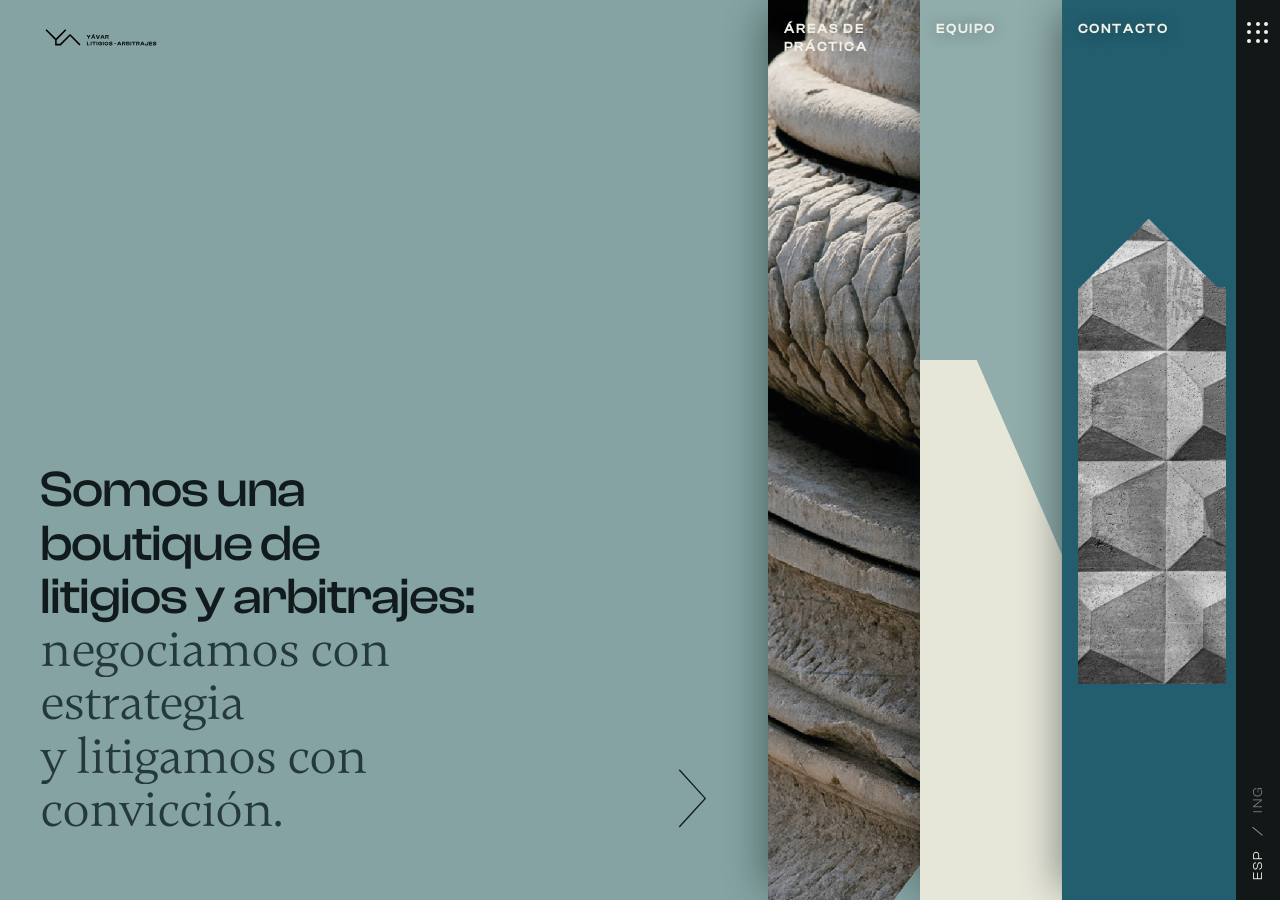
<file: index.html>
<!DOCTYPE html>
<html lang="es" data-lang="es">
<head>
<meta charset="utf-8">
<meta name="viewport" content="width=device-width, initial-scale=1">
<title>YLA — Yávar · Litigios y Arbitrajes</title>
<link rel="stylesheet" href="assets/css/yla.css">
<style>
/* ============ HOME ============ */
.hero{position:fixed;inset:0;overflow:hidden;background:var(--sage)}

/* ----- left: headline ----- */
.hero-left{
  position:absolute;left:0;top:0;bottom:0;width:60%;
  display:flex;flex-direction:row;align-items:flex-end;justify-content:space-between;gap:clamp(24px,4vw,64px);
  padding:20px var(--pad) clamp(40px,7vh,90px);
}
.phrases{position:relative;flex:0 0 auto}
.phrase{
  position:absolute;left:0;bottom:0;width:100%;pointer-events:none;
}
.phrase.show{position:relative;pointer-events:auto}
.phrase h1{
  font-weight:500;
  font-size:clamp(27px,4vw,61px);
  line-height:1.02;
  letter-spacing:-.018em;
  color:var(--ink);
  max-width:13ch;
}
.line{display:block;overflow:hidden;padding-bottom:.02em}
.line > span{display:block;transform:translateY(118%);opacity:0;
  transition:transform 1.15s cubic-bezier(.22,1,.36,1),opacity .9s ease}
.phrase.show .line > span{transform:translateY(0);opacity:1}
.phrase.leaving .line > span{transform:translateY(-118%);opacity:0;
  transition:transform .9s cubic-bezier(.22,1,.36,1),opacity .55s ease}
.phrase.show .line:nth-child(1) > span{transition-delay:.05s}
.phrase.show .line:nth-child(2) > span{transition-delay:.12s}
.phrase.show .line:nth-child(3) > span{transition-delay:.19s}
.phrase.show .line:nth-child(4) > span{transition-delay:.26s}
.phrase.show .line:nth-child(5) > span{transition-delay:.33s}
.phrase.show .line:nth-child(6) > span{transition-delay:.4s}
.phrase.show .line:nth-child(7) > span{transition-delay:.47s}
.phrase h1 em{color:var(--ink-soft)}
/* frase larga: cuerpo algo menor y líneas más anchas para que quepa completa */
.phrase.p-long h1{font-size:clamp(21px,3vw,45px);max-width:28ch}

/* advance control — thin chevron only */
.advance{display:flex;align-items:center;flex:0 0 auto}
.adv-btn{
  width:clamp(48px,4.4vw,72px);height:clamp(60px,6vw,96px);
  display:flex;align-items:center;justify-content:flex-start;color:var(--ink);
  transition:transform .5s var(--ease);
}
.adv-btn:hover{transform:translateX(9px)}
.adv-btn svg{height:100%;width:auto;overflow:visible}
.adv-btn svg path{stroke:currentColor;stroke-width:1.3;fill:none;vector-effect:non-scaling-stroke;stroke-linecap:square;stroke-linejoin:miter}

/* ----- right: column gateway ----- */
.hero-right{
  position:absolute;right:0;top:0;bottom:0;width:40%;
  display:flex;
}
.col{position:relative;overflow:hidden;display:block;flex:1 1 0;
  transition:flex-grow .85s cubic-bezier(.22,1,.36,1),margin-left .85s cubic-bezier(.22,1,.36,1),box-shadow .85s cubic-bezier(.22,1,.36,1)}
/* z-index creciente: cada card se apila sobre la anterior */
.col-areas{flex:1.07;z-index:1}
.col-equipo{flex:1;background:var(--sage-soft);z-index:2}
.col-contacto{flex:1.23;background:var(--petrol);z-index:3}
.col-rail{flex:0 0 var(--rail);background:var(--night);z-index:4}
/* sombra a la izquierda = se ve que una está sobre la otra */
.hero-right .col{box-shadow:-16px 0 36px -12px rgba(8,14,14,.42)}
/* hover: la card se abre — sube al frente, se ensancha (muestra más contenido) y se desplaza a la izquierda.
   Se usa margin-left negativo (no transform) para que el layout se reacomode y NO quede franja de fondo a la derecha */
.intro-done .hero-right .col:hover{flex-grow:2.4;margin-left:-26px;z-index:20;
  box-shadow:-30px 0 64px -10px rgba(8,14,14,.55)}

.col-media{position:absolute;left:-4%;right:-4%;top:-12%;bottom:-12%;transition:transform 1.3s var(--ease)}
.col-media-inner{position:absolute;inset:0;animation:drift 17s var(--ease-soft) infinite alternate}
.col-contacto .col-media-inner{animation-duration:21s;animation-direction:alternate-reverse}
@keyframes drift{from{transform:translateY(-2.5%)}to{transform:translateY(2.5%)}}
.col-media img{position:absolute;inset:0;width:100%;height:100%;object-fit:cover}

/* equipo cream parallelogram, anchored bottom */
.para{
  position:absolute;left:0;right:0;bottom:0;height:80%;background:var(--cream);
  /* corte: arranca a ~60% de altura del lado izq. (card ~40% desde arriba), recto hasta el 40% del ancho,
     y ahí quiebra bajando hacia la derecha. El 3er punto (100% 64%) controla el ángulo: mayor % = baja más */
  clip-path:polygon(0 25%,40% 25%,100% 52%,100% 100%,0 100%);
  transition:transform 1.3s var(--ease);
}

/* contacto framed concrete (notched arrow) */
.concrete-frame{
  position:absolute;left:9%;right:6%;top:24%;height:52%;
  overflow:hidden;transition:transform 1.3s var(--ease);
}
.concrete-frame .col-media-inner{
  position:absolute;top:50%;left:calc(52svh/1.36/2);
  width:52svh;aspect-ratio:1.36;height:auto;
  animation:none;
  transform:translate(-50%,-50%) rotate(-90deg);transform-origin:center;
}
.concrete-frame img{position:absolute;inset:0;width:100%;height:100%;object-fit:cover;filter:grayscale(1) contrast(1.04)}

/* column labels */
.col-label{
  position:absolute;left:0;right:0;top:0;z-index:5;
  padding:20px 16px 0;
  font-size:13px;font-weight:700;letter-spacing:.16em;text-transform:uppercase;line-height:1.35;
  color:var(--paper);text-shadow:0 1px 16px rgba(0,0,0,.35);
}
.col-equipo .col-label{color:var(--paper)}
.col .col-label .ll{display:block}
.col .col-label .ll.t-en{display:none}
html[data-lang="en"] .col .col-label .ll.t-es{display:none}
html[data-lang="en"] .col .col-label .ll.t-en{display:block}
.col-label::after{content:"";display:block;width:0;height:1px;background:currentColor;margin-top:8px;transition:width .55s var(--ease)}
.col:hover .col-label::after{width:30px}
.col-cta{
  position:absolute;left:16px;bottom:var(--pad);z-index:5;
  display:flex;align-items:center;gap:10px;color:var(--paper);
  font-size:11px;letter-spacing:.06em;opacity:0;transform:translateY(8px);
  transition:opacity .5s var(--ease),transform .5s var(--ease);
}
.col-equipo .col-cta{color:var(--ink)}
.col:hover .col-cta{opacity:1;transform:none}
.col-cta .arw{font-size:13px}
.col::before{content:"";position:absolute;inset:0;z-index:3;background:rgba(18,24,23,0);transition:background .5s}
.col-areas:hover::before,.col-contacto:hover::before{background:rgba(18,24,23,.12)}

/* rail content */
.col-rail{display:flex;flex-direction:column;align-items:center;justify-content:space-between;padding:20px 0}
.col-rail .dots{color:var(--paper);margin-top:2px}
.col-rail .v-lang{
  writing-mode:vertical-rl;transform:rotate(180deg);color:var(--paper);
  display:inline-flex;flex-direction:row;align-items:center;gap:9px;
  font-size:10.5px;letter-spacing:.16em;font-weight:500;
}
.col-rail .v-lang button{opacity:.45;transition:opacity .3s,font-weight .3s;letter-spacing:.16em}
.col-rail .v-lang button:hover{opacity:1;font-weight:700}
.col-rail .v-lang button.on{opacity:1}
.col-rail .v-lang .div{height:13px;width:1px;background:currentColor;opacity:.55;transform:rotate(-50deg);margin:3px 0}

/* ===== intro de carga: las capas entran de derecha a izquierda, desacelerando =====
   orden: home (la más grande) → áreas → equipo → contacto. Cada una más lenta que la anterior.
   El orden del DOM hace que cada columna posterior se deslice por encima de la previa. */
@keyframes layerIn{from{transform:translateX(100vw)}to{transform:translateX(0)}}
@media (prefers-reduced-motion:no-preference){
  .hero-left,.col-areas,.col-equipo,.col-contacto,.col-rail{will-change:transform}
  /* delays cortos y solapados: cada capa arranca antes de que la anterior se asiente.
     Duraciones largas + ease-out marcado → al final las 4 viajan lento juntas a su sitio. */
  .hero-left   {animation:layerIn 1.25s cubic-bezier(.16,1,.3,1) 0s   both}
  .col-areas   {animation:layerIn 1.30s cubic-bezier(.16,1,.3,1) .14s both}
  .col-equipo  {animation:layerIn 1.35s cubic-bezier(.16,1,.3,1) .28s both}
  .col-contacto,
  .col-rail    {animation:layerIn 1.40s cubic-bezier(.16,1,.3,1) .42s both}
}
/* al terminar el intro se quita la animación: el fill ya no fija el transform y el hover puede mover la card */
.intro-done .hero-left,.intro-done .col,.intro-done .col-rail{animation:none;will-change:auto}

/* topbar tuning on home */
.home .topbar{padding-top:20px;padding-right:var(--pad)}
.home-mob-dots{display:none}
@media (max-width:980px){.home-mob-dots{display:grid}}

/* ===== responsive ===== */
@media (max-width:980px){
  .hero{position:relative;min-height:100svh}
  .hero-left{position:relative;width:100%;min-height:78svh;justify-content:space-between}
  .hero-right{position:relative;width:100%;height:230px}
  .col-rail{display:none}
  .phrase h1{max-width:16ch}
}
.mob-foot{display:none}
/* ===== mobile home: single sage panel + text + down arrow + diagonal cream ===== */
@media (max-width:640px){
  .hero{position:relative;min-height:100svh;background:var(--sage);overflow:hidden}
  /* diagonal cream wedge at the bottom (same cut style as equipo) */
  .hero::after{content:"";position:absolute;inset:0;z-index:1;
    background:var(--cream);
    clip-path:polygon(0 86%,80% 70%,100% 70%,100% 100%,0 100%)}
  .hero-left{position:relative;z-index:2;width:100%;min-height:100svh;
    flex-direction:column;align-items:flex-start;justify-content:center;
    gap:clamp(40px,7vh,68px);
    padding:clamp(110px,16vh,150px) var(--pad) clamp(96px,16vh,140px)}
  /* gateway columns move to the hamburger menu on mobile */
  .hero-right{display:none}
  .phrases{position:relative;flex:0 0 auto;width:100%}
  .phrase h1{font-size:clamp(30px,8.8vw,42px);max-width:12ch;line-height:1.05}
  .phrase.p-long h1{font-size:clamp(18px,5.4vw,26px);max-width:24ch}
  /* down-pointing chevron */
  .advance{align-self:flex-start}
  .adv-btn{justify-content:center}
  .adv-btn svg{transform:rotate(90deg);transform-origin:center}
  .adv-btn:hover{transform:translateY(9px)}

  /* black bottom bar: ESP/ING left, email right, white text */
  .mob-foot{
    display:flex;align-items:center;justify-content:space-between;
    position:absolute;left:0;right:0;bottom:0;z-index:4;
    background:#000;color:#fff;
    padding:13px var(--pad);
  }
  .mf-lang{display:inline-flex;align-items:center;gap:7px;
    font-size:13px;font-weight:500;letter-spacing:.14em}
  .mf-lang button{color:#fff;opacity:.55;transition:opacity .3s,font-weight .3s}
  .mf-lang button:hover{opacity:1;font-weight:700}
  .mf-lang button.on{opacity:1}
  .mf-lang .div{width:12px;height:1px;background:#fff;opacity:.7;transform:rotate(-50deg)}
  .mf-mail{color:#fff;font-size:13px;letter-spacing:.03em}
}
</style>
</head>
<body class="home">

<!-- top bar -->
<header class="topbar">
  <a class="brand" href="index.html" aria-label="YLA inicio">
    <img class="brand-logo logo-dark" src="assets/logo.svg" alt="YÁVAR · Litigios · Arbitrajes">
    <img class="brand-logo logo-light" src="assets/logo-blanco.svg" alt="">
  </a>
  <button class="dots home-mob-dots" data-menu-open aria-label="Menú"><span></span><span></span><span></span><span></span><span></span><span></span><span></span><span></span><span></span></button>
</header>

<main class="hero">
  <!-- LEFT: headline -->
  <div class="hero-left">
    <div class="phrases">
      <!-- 1 -->
      <div class="phrase show">
        <h1 class="t-es"><span class="line"><span>Somos una</span></span><span class="line"><span>boutique de</span></span><span class="line"><span>litigios y arbitrajes:</span></span><span class="line"><span><em>negociamos con</em></span></span><span class="line"><span><em>estrategia</em></span></span><span class="line"><span><em>y litigamos con</em></span></span><span class="line"><span><em>convicción.</em></span></span></h1>
        <h1 class="t-en"><span class="line"><span>We are boutique</span></span><span class="line"><span>litigation and</span></span><span class="line"><span>arbitration:</span></span><span class="line"><span><em>we negotiate</em></span></span><span class="line"><span><em>strategically</em></span></span><span class="line"><span><em>and litigate</em></span></span><span class="line"><span><em>with conviction.</em></span></span></h1>
      </div>
      <!-- 2 -->
      <div class="phrase">
        <h1 class="t-es"><span class="line"><span>Sabemos que la</span></span><span class="line"><span>excelencia nunca</span></span><span class="line"><span>es casualidad <em>y por</em></span></span><span class="line"><span><em>eso la buscamos</em></span></span><span class="line"><span><em>implacablemente.</em></span></span></h1>
        <h1 class="t-en"><span class="line"><span>We know that</span></span><span class="line"><span>excellence is never</span></span><span class="line"><span>a matter of chance,</span></span><span class="line"><span><em>which is why we</em></span></span><span class="line"><span><em>pursue it relentlessly.</em></span></span></h1>
      </div>
      <!-- 3 -->
      <div class="phrase">
        <h1 class="t-es"><span class="line"><span>La cercanía con</span></span><span class="line"><span>nuestros clientes,</span></span><span class="line"><span><em>es parte de cómo</em></span></span><span class="line"><span><em>entendemos</em></span></span><span class="line"><span><em>lo que hacemos.</em></span></span></h1>
        <h1 class="t-en"><span class="line"><span>Being close to our</span></span><span class="line"><span>clients <em>is part of</em></span></span><span class="line"><span><em>how we understand</em></span></span><span class="line"><span><em>what we do.</em></span></span></h1>
      </div>
    </div>

    <div class="advance">
      <button class="adv-btn" id="advBtn" aria-label="Siguiente">
        <svg viewBox="0 0 34 60" preserveAspectRatio="xMinYMid meet"><path d="M6 8 L26 30 L6 52"></path></svg>
      </button>
    </div>
  </div>

  <!-- RIGHT: gateway columns -->
  <div class="hero-right" id="cols">
    <a class="col col-areas" href="areas.html">
      <span class="col-label"><span class="ll t-es">Áreas de</span><span class="ll t-es">Práctica</span><span class="ll t-en">Practice</span><span class="ll t-en">Areas</span></span>
      <div class="col-media" data-col><div class="col-media-inner"><img src="assets/img/column.png" alt=""></div></div>
      <span class="col-cta"><span class="arw"></span><span class="t-es">Explorar</span><span class="t-en">Explore</span></span>
    </a>

    <a class="col col-equipo" href="equipo.html">
      <span class="col-label"><span class="ll t-es">Equipo</span><span class="ll t-en">Team</span></span>
      <div class="para" data-col></div>
      <span class="col-cta"><span class="arw"></span><span class="t-es">Conocer</span><span class="t-en">Meet us</span></span>
    </a>

    <a class="col col-contacto" href="contacto.html">
      <span class="col-label"><span class="ll t-es">Contacto</span><span class="ll t-en">Contact</span></span>
      <div class="concrete-frame" data-col><div class="col-media-inner"><img src="assets/img/concrete-sm.png" alt=""></div></div>
      <span class="col-cta"><span class="arw"></span><span class="t-es">Escríbenos</span><span class="t-en">Write us</span></span>
    </a>

    <div class="col-rail">
      <button class="dots" data-menu-open aria-label="Menú"><span></span><span></span><span></span><span></span><span></span><span></span><span></span><span></span><span></span></button>
      <span class="v-lang"><button data-lang-btn="es" class="on">ESP</button><span class="div"></span><button data-lang-btn="en">ING</button></span>
    </div>
  </div>

  <!-- mobile bottom bar -->
  <div class="mob-foot">
    <span class="mf-lang"><button data-lang-btn="es" class="on">ESP</button><span class="div"></span><button data-lang-btn="en">ING</button></span>
    <a class="mf-mail" href="mailto:contacto@yla.cl">contacto@yla.cl</a>
  </div>
</main>

<!-- shared menu overlay -->
<div class="menu" id="menu">
  <div class="menu-top">
    <a class="brand" href="index.html" aria-label="YLA inicio"><img class="brand-logo" src="assets/logo-blanco.svg" alt=""></a>
    <button class="close" data-menu-close aria-label="Cerrar"></button>
  </div>
  <div class="menu-body">
    <nav>
      <a href="index.html" class="cur"><span class="t-es">INICIO</span><span class="t-en">HOME</span><svg class="mk mk-underline" viewBox="22 29 144 67" aria-hidden="true"><polygon points="165.8 91.2 127.7 53.1 127.7 53.1 123.2 48.6 123.2 48.6 123.2 48.6 118.7 53.1 118.7 53.1 82.4 89.4 68.3 89.4 68.3 73.5 69.7 72.1 69.7 72.1 107.8 34 103.3 29.5 65.2 67.7 27.1 29.5 22.6 34 60.7 72.1 60.7 72.1 62 73.5 62 89.4 62 89.4 62 95.7 62 95.7 62 95.7 67 95.7 85.1 95.7 123.2 57.6 161.3 95.7 165.8 91.2"></polygon></svg></a>
      <a href="areas.html"><span class="t-es">ÁREAS DE PRÁCTICA</span><span class="t-en">PRACTICE AREAS</span></a>
      <a href="equipo.html"><span class="t-es">EQUIPO</span><span class="t-en">TEAM</span></a>
      <a href="contacto.html"><span class="t-es">CONTACTO</span><span class="t-en">CONTACT</span></a>
    </nav>
    <div class="addr">
      El Bosque Norte 0211, Oficina #437<br>Las Condes, Santiago / Chile
    </div>
  </div>
  <div class="menu-foot">
    <span class="lang"><button data-lang-btn="es" class="on">ESP</button><span class="div"></span><button data-lang-btn="en">ING</button></span>
  </div>
</div>

<script src="assets/js/yla.js"></script>
<script>
(function(){
  var phrases=[].slice.call(document.querySelectorAll('.phrase'));
  var cols=document.getElementById('cols');
  var cur=0, timer=null, DUR=5200;

  // per-phrase parallax offsets for each gateway media (areas, equipo-para, equipo-photo, contacto)
  var shifts={
    areas:[0,-5,-4],
    para:[0,3,4],
    concrete:[0,4,2]
  };
  function applyShift(i){
    var areas=cols.querySelector('.col-areas .col-media');
    var para=cols.querySelector('.col-equipo .para');
    var concrete=cols.querySelector('.col-contacto .concrete-frame');
    if(areas)areas.style.transform='translateY('+shifts.areas[i]+'%)';
    if(para)para.style.transform='translateY('+shifts.para[i]+'%)';
    if(concrete)concrete.style.transform='translateY('+shifts.concrete[i]+'%)';
  }

  function go(n){
    var prev=cur; cur=(n+phrases.length)%phrases.length;
    if(prev===cur){return;}
    phrases[prev].classList.remove('show');
    phrases[prev].classList.add('leaving');
    (function(p){setTimeout(function(){p.classList.remove('leaving');},900);})(phrases[prev]);
    phrases[cur].classList.add('show');
    applyShift(cur);
  }

  function start(){stop();timer=setInterval(function(){go(cur+1);},DUR);}
  function stop(){if(timer){clearInterval(timer);timer=null;}}

  document.getElementById('advBtn').addEventListener('click',function(){go(cur+1);start();});

  // pause on hover over gateway (let user read columns)
  cols.addEventListener('mouseenter',stop);
  cols.addEventListener('mouseleave',start);

  document.addEventListener('visibilitychange',function(){document.hidden?stop():start();});

  // al terminar el intro: habilita el hover de las cards (y libera el fill del transform)
  var lastCard=document.querySelector('.col-contacto');
  function introDone(){document.body.classList.add('intro-done');}
  if(lastCard){lastCard.addEventListener('animationend',introDone);}
  setTimeout(introDone,2300); // respaldo (p.ej. prefers-reduced-motion, sin animación)

  // init
  applyShift(0); start();
})();
</script>
</body>
</html>
</file>
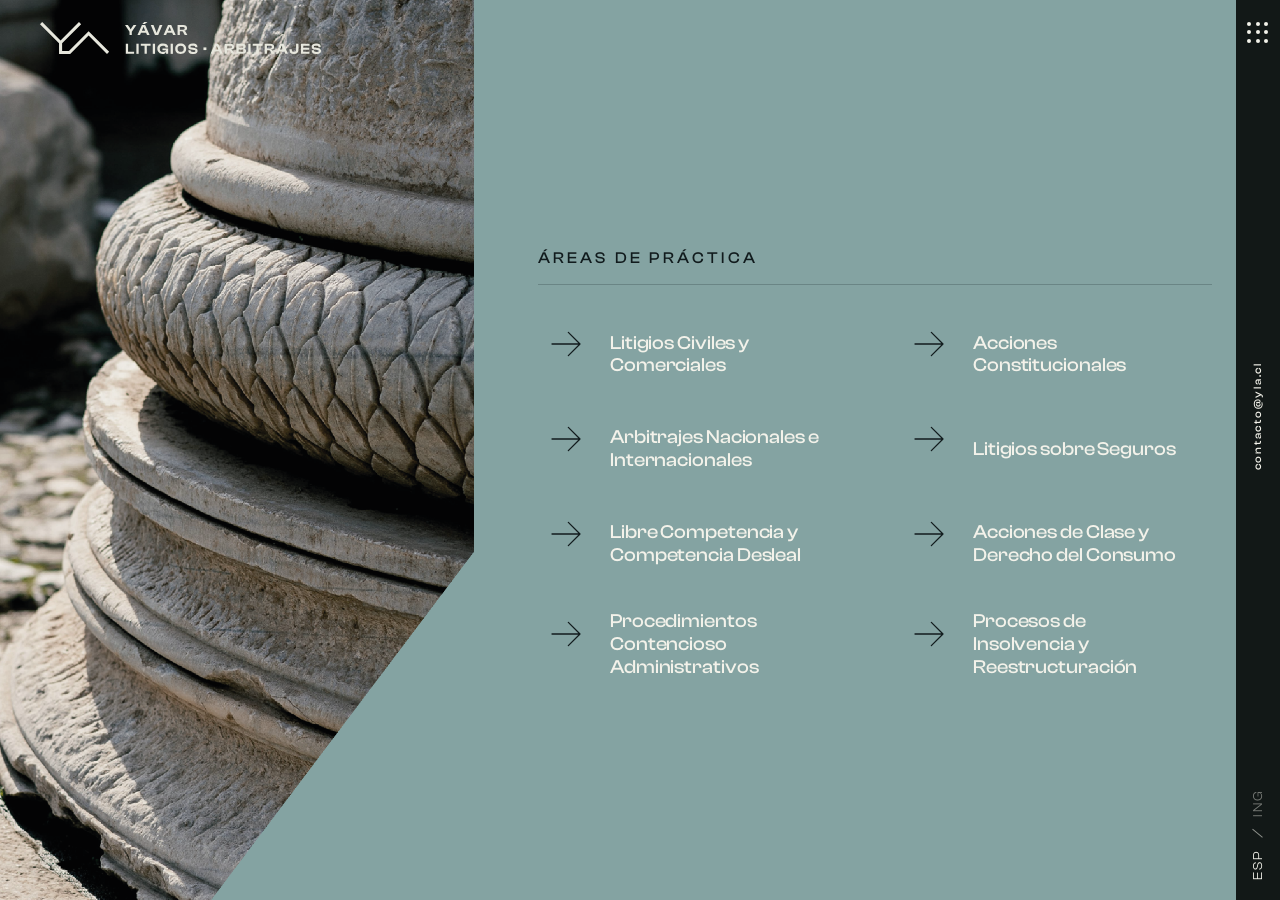
<file: areas.html>
<!DOCTYPE html>
<html lang="es" data-lang="es">
<head>
<meta charset="utf-8">
<meta name="viewport" content="width=device-width, initial-scale=1">
<title>Áreas de Práctica — YLA</title>
<link rel="stylesheet" href="assets/css/yla.css">
<style>
body{background:var(--sage)}
.page{position:relative;min-height:100svh}

/* left photo panel */
.areas-photo{
  position:fixed;left:0;top:0;bottom:0;width:clamp(300px,37vw,720px);z-index:1;overflow:hidden;
}
.areas-photo img{position:absolute;inset:0;width:100%;height:100%;object-fit:cover;
  animation:apan 22s var(--ease-soft) infinite alternate}
@keyframes apan{from{transform:scale(1.06) translateY(-1.5%)}to{transform:scale(1.06) translateY(1.5%)}}

.areas-main{
  position:relative;z-index:2;
  margin-left:clamp(300px,37vw,720px);
  min-height:100svh;display:flex;align-items:center;
  padding:clamp(90px,12vh,150px) calc(var(--rail) + 24px) clamp(60px,9vh,110px) clamp(40px,5vw,90px);
}
.areas-inner{width:100%;max-width:720px}
.eyebrow{
  font-size:16px;font-weight:500;letter-spacing:.2em;text-transform:uppercase;color:var(--ink);
  margin-bottom:clamp(30px,4.6vh,52px);
  display:block;white-space:nowrap;
}
/* la línea va DEBAJO del título, a todo el ancho */
.eyebrow::after{content:"";display:block;width:100%;height:1px;background:var(--line-on-light);margin-top:clamp(14px,1.8vh,20px)}
.areas-grid{display:grid;grid-template-columns:1fr 1fr;gap:clamp(22px,3vw,40px) clamp(28px,4vw,72px)}
.area{
  display:flex;gap:16px;align-items:center;
  opacity:0;transform:translateY(18px);
  animation:rise .8s var(--ease) forwards;
}
@keyframes rise{to{opacity:1;transform:none}}
/* flechas SVG (mismas que en equipo) — negras */
.arw{width:3.4em;height:3.4em;background:currentColor;
  -webkit-mask:url('data:image/svg+xml;utf8,<svg xmlns="http://www.w3.org/2000/svg" viewBox="0 0 24 24" fill="none" stroke="black" stroke-width="0.55" stroke-linecap="round" stroke-linejoin="round"><path d="M6 12H18M18 12L13 7M18 12L13 17"/></svg>') center/contain no-repeat;
  mask:url('data:image/svg+xml;utf8,<svg xmlns="http://www.w3.org/2000/svg" viewBox="0 0 24 24" fill="none" stroke="black" stroke-width="0.55" stroke-linecap="round" stroke-linejoin="round"><path d="M6 12H18M18 12L13 7M18 12L13 17"/></svg>') center/contain no-repeat}
.arw::after{display:none}
.area .arw{flex:0 0 auto;width:clamp(46px,4.4vw,62px);height:clamp(46px,4.4vw,62px);color:var(--ink);transform:translateY(-10px);transition:transform .45s var(--ease)}
.area:hover .arw{transform:translate(6px,-10px)}
.area .nm{font-weight:500;font-size:clamp(17px,1.5vw,23px);line-height:1.18;letter-spacing:-.005em;color:var(--paper);max-width:15ch}

@media (max-width:860px){
  .areas-photo{position:relative;width:100%;height:38svh}
  .areas-main{margin-left:0;padding:46px 24px 70px}
  .areas-grid{grid-template-columns:1fr;gap:20px}
  /* en una columna se lee como el escritorio: columna izquierda y luego la derecha */
  .areas-grid .area:nth-child(1){order:1}
  .areas-grid .area:nth-child(3){order:2}
  .areas-grid .area:nth-child(5){order:3}
  .areas-grid .area:nth-child(7){order:4}
  .areas-grid .area:nth-child(2){order:5}
  .areas-grid .area:nth-child(4){order:6}
  .areas-grid .area:nth-child(6){order:7}
  .areas-grid .area:nth-child(8){order:8}
}
</style>
</head>
<body>

<header class="topbar">
  <a class="brand" href="index.html" aria-label="YLA inicio">
    <img class="brand-logo logo-dark" src="assets/logo.svg" alt="YÁVAR · Litigios · Arbitrajes">
    <img class="brand-logo logo-light" src="assets/logo-blanco.svg" alt="">
  </a>
  <button class="dots mob-only" data-menu-open aria-label="Menú"><span></span><span></span><span></span><span></span><span></span><span></span><span></span><span></span><span></span></button>
</header>

<div class="vrail">
  <button class="dots" data-menu-open aria-label="Menú"><span></span><span></span><span></span><span></span><span></span><span></span><span></span><span></span><span></span></button>
  <span class="v-mail"><a href="mailto:contacto@yla.cl">contacto@yla.cl</a></span>
  <span class="v-lang"><button data-lang-btn="es" class="on">ESP</button><span class="div"></span><button data-lang-btn="en">ING</button></span>
</div>

<main class="page">
  <div class="areas-photo" data-nav-dark><img src="assets/img/column.png" alt=""></div>
  <section class="areas-main">
    <div class="areas-inner">
      <p class="eyebrow"><span class="t-es">Áreas de Práctica</span><span class="t-en">Practice Areas</span></p>
      <div class="areas-grid">
        <div class="area" style="animation-delay:.05s"><span class="arw"></span><span class="nm"><span class="t-es">Litigios Civiles y Comerciales</span><span class="t-en">Civil and Commercial Litigation</span></span></div>
        <div class="area" style="animation-delay:.20s"><span class="arw"></span><span class="nm"><span class="t-es">Acciones Constitucionales</span><span class="t-en">Constitutional Litigation</span></span></div>
        <div class="area" style="animation-delay:.09s"><span class="arw"></span><span class="nm"><span class="t-es">Arbitrajes Nacionales e Internacionales</span><span class="t-en">Domestic and International Arbitration</span></span></div>
        <div class="area" style="animation-delay:.24s"><span class="arw"></span><span class="nm"><span class="t-es">Litigios sobre Seguros</span><span class="t-en">Insurance Litigation</span></span></div>
        <div class="area" style="animation-delay:.13s"><span class="arw"></span><span class="nm"><span class="t-es">Libre Competencia y Competencia Desleal</span><span class="t-en">Antitrust and Unfair Competition</span></span></div>
        <div class="area" style="animation-delay:.28s"><span class="arw"></span><span class="nm"><span class="t-es">Acciones de Clase y Derecho del Consumo</span><span class="t-en">Class Actions and Consumer Law</span></span></div>
        <div class="area" style="animation-delay:.17s"><span class="arw"></span><span class="nm"><span class="t-es">Procedimientos Contencioso Administrativos</span><span class="t-en">Administrative Litigation</span></span></div>
        <div class="area" style="animation-delay:.32s"><span class="arw"></span><span class="nm"><span class="t-es">Procesos de Insolvencia y Reestructuración</span><span class="t-en">Insolvency and Restructuring</span></span></div>
      </div>
    </div>
  </section>
</main>

<div class="menu" id="menu">
  <div class="menu-top">
    <a class="brand" href="index.html" aria-label="YLA inicio"><img class="brand-logo" src="assets/logo-blanco.svg" alt=""></a>
    <button class="close" data-menu-close aria-label="Cerrar"></button>
  </div>
  <div class="menu-body">
    <nav>
      <a href="index.html"><span class="t-es">INICIO</span><span class="t-en">HOME</span></a>
      <a href="areas.html" class="cur"><span class="t-es">ÁREAS DE PRÁCTICA</span><span class="t-en">PRACTICE AREAS</span><svg class="mk mk-underline" viewBox="22 29 144 67" aria-hidden="true"><polygon points="165.8 91.2 127.7 53.1 127.7 53.1 123.2 48.6 123.2 48.6 123.2 48.6 118.7 53.1 118.7 53.1 82.4 89.4 68.3 89.4 68.3 73.5 69.7 72.1 69.7 72.1 107.8 34 103.3 29.5 65.2 67.7 27.1 29.5 22.6 34 60.7 72.1 60.7 72.1 62 73.5 62 89.4 62 89.4 62 95.7 62 95.7 62 95.7 67 95.7 85.1 95.7 123.2 57.6 161.3 95.7 165.8 91.2"></polygon></svg></a>
      <a href="equipo.html"><span class="t-es">EQUIPO</span><span class="t-en">TEAM</span></a>
      <a href="contacto.html"><span class="t-es">CONTACTO</span><span class="t-en">CONTACT</span></a>
    </nav>
    <div class="addr">El Bosque Norte 0211, Oficina #437<br>Las Condes, Santiago / Chile</div>
  </div>
  <div class="menu-foot">
    <span class="lang"><button data-lang-btn="es" class="on">ESP</button><span class="div"></span><button data-lang-btn="en">ING</button></span>
  </div>
</div>

<script src="assets/js/yla.js"></script>
</body>
</html>
</file>
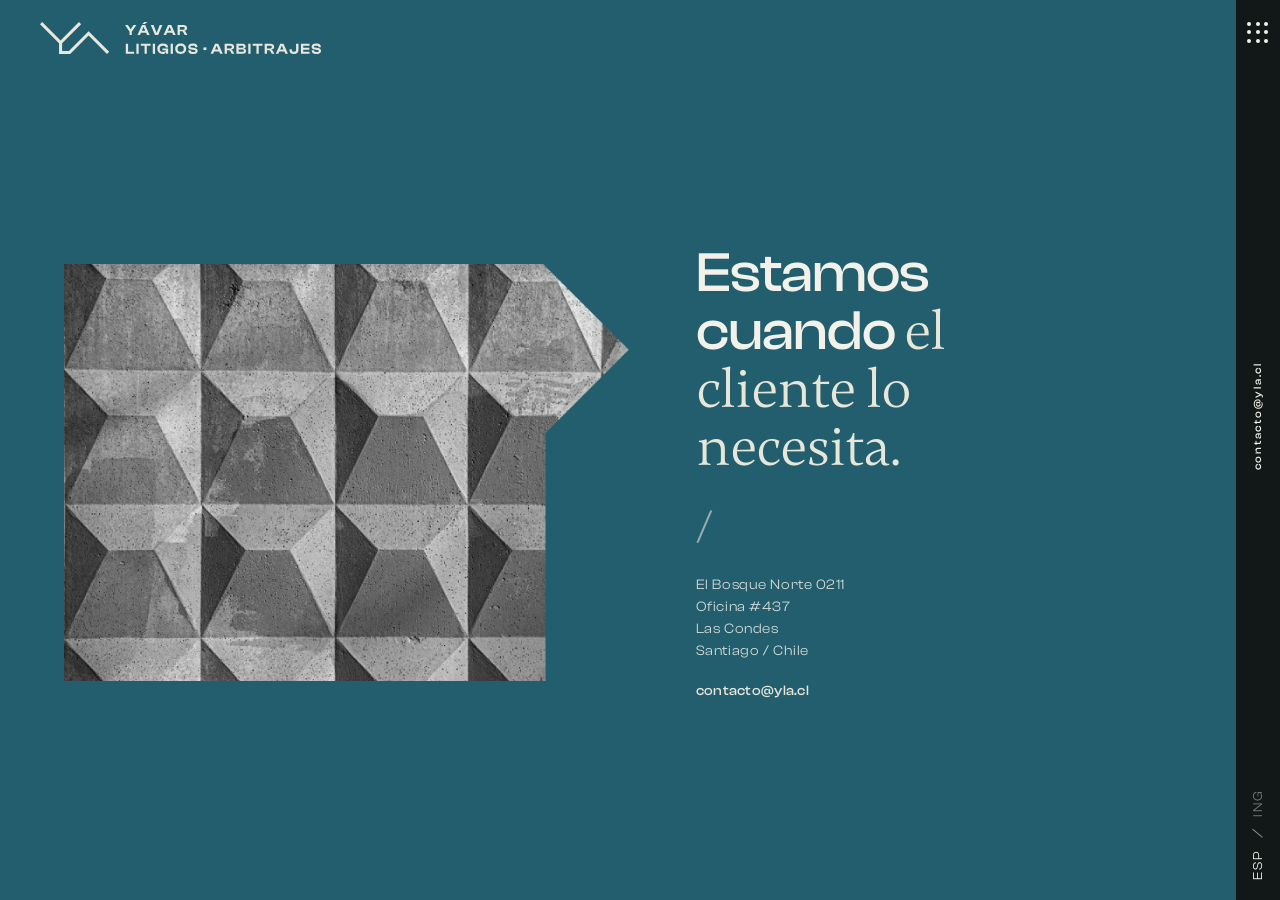
<file: contacto.html>
<!DOCTYPE html>
<html lang="es" data-lang="es">
<head>
<meta charset="utf-8">
<meta name="viewport" content="width=device-width, initial-scale=1">
<title>Contacto — YLA</title>
<link rel="stylesheet" href="assets/css/yla.css">
<style>
body{background:var(--petrol);color:var(--paper)}
.topbar .brand,.topbar .dots{color:var(--paper)}
/* fondo petrol: el topbar usa siempre el logo blanco */
.topbar .brand .logo-dark{display:none}
.topbar .brand .logo-light{display:block}
.vrail{color:var(--paper)}
.page{position:relative;min-height:100svh;display:flex;align-items:center;
  padding:clamp(96px,12vh,150px) var(--rail) clamp(50px,7vh,90px) clamp(40px,5vw,96px)}
.c-grid{display:grid;grid-template-columns:1.05fr 1fr;gap:clamp(36px,5vw,90px);align-items:center;width:100%;max-width:1500px;margin:0 auto}

.c-photo{position:relative;width:100%;aspect-ratio:1.36/1;overflow:hidden}
.c-photo .inner{position:absolute;inset:0}
.c-photo img{position:absolute;inset:0;width:100%;height:100%;object-fit:contain;filter:grayscale(1) contrast(1.04)}

.c-text{max-width:30ch}
.c-head{font-weight:500;font-size:clamp(34px,4.4vw,68px);line-height:1.03;letter-spacing:-.018em}
.c-head .line{display:block;overflow:hidden}
.c-head .line>span{display:block;transform:translateY(118%);animation:cup 1s var(--ease) forwards}
.c-head .line:nth-child(1)>span{animation-delay:.15s}
.c-head .line:nth-child(2)>span{animation-delay:.24s}
.c-head .line:nth-child(3)>span{animation-delay:.33s}
.c-head .line:nth-child(4)>span{animation-delay:.42s}
@keyframes cup{to{transform:translateY(0)}}
.c-head em{color:var(--cream)}
.c-slash{font-family:var(--f-serif);font-style:normal;font-size:clamp(26px,3vw,40px);color:rgba(243,242,234,.55);margin:clamp(18px,3vh,30px) 0 clamp(14px,2.4vh,22px)}
.c-addr{font-size:clamp(13px,1.1vw,15.5px);line-height:1.55;letter-spacing:.04em;color:rgba(243,242,234,.86);font-style:normal}
.c-addr strong{font-weight:400}
.c-addr .mail{display:block;margin-top:18px;font-weight:500;letter-spacing:.02em;color:var(--cream)}

@media (min-width:861px){h1.c-head-mob{display:none!important}}
@media (max-width:860px){
  .c-grid{grid-template-columns:1fr;gap:30px}
  .c-text{order:1;max-width:none;text-align:left}
  /* swap the 4-line desktop heading for the 2-line mobile one */
  .c-head:not(.c-head-mob){display:none!important}
  .c-head-mob.t-es{display:block}
  html[data-lang="en"] .c-head-mob.t-es{display:none}
  html[data-lang="en"] .c-head-mob.t-en{display:block}
  .c-head-mob{font-size:clamp(28px,7.4vw,44px)}
  /* photo: portrait frame, image rotated -90° so it points up and fills */
  .c-photo{order:2;aspect-ratio:954/1300}
  .c-photo .inner{position:absolute;top:50%;left:50%;
    width:136.3%;aspect-ratio:1.36;height:auto;
    transform:translate(-50%,-50%) rotate(-90deg)}
  .c-photo img{object-fit:cover}
}
</style>
</head>
<body>

<header class="topbar">
  <a class="brand" href="index.html" aria-label="YLA inicio">
    <img class="brand-logo logo-dark" src="assets/logo.svg" alt="YÁVAR · Litigios · Arbitrajes">
    <img class="brand-logo logo-light" src="assets/logo-blanco.svg" alt="">
  </a>
  <button class="dots mob-only" data-menu-open aria-label="Menú"><span></span><span></span><span></span><span></span><span></span><span></span><span></span><span></span><span></span></button>
</header>

<div class="vrail">
  <button class="dots" data-menu-open aria-label="Menú"><span></span><span></span><span></span><span></span><span></span><span></span><span></span><span></span><span></span></button>
  <span class="v-mail"><a href="mailto:contacto@yla.cl">contacto@yla.cl</a></span>
  <span class="v-lang"><button data-lang-btn="es" class="on">ESP</button><span class="div"></span><button data-lang-btn="en">ING</button></span>
</div>

<main class="page">
  <div class="c-grid">
    <div class="c-photo"><div class="inner"><img src="assets/img/concrete-sm.png" alt=""></div></div>
    <div class="c-text">
      <h1 class="c-head t-es"><span class="line"><span>Estamos</span></span><span class="line"><span>cuando <em>el</em></span></span><span class="line"><span><em>cliente lo</em></span></span><span class="line"><span><em>necesita.</em></span></span></h1>
      <h1 class="c-head t-en"><span class="line"><span>We are here</span></span><span class="line"><span>when <em>the</em></span></span><span class="line"><span><em>clients</em></span></span><span class="line"><span><em>needs us.</em></span></span></h1>
      <h1 class="c-head c-head-mob t-es"><span class="line"><span>Estamos cuando</span></span><span class="line"><span><em>el cliente lo necesita.</em></span></span></h1>
      <h1 class="c-head c-head-mob t-en"><span class="line"><span>We are here when</span></span><span class="line"><span><em>the client needs us.</em></span></span></h1>
      <p class="c-slash">/</p>
      <address class="c-addr">
        <strong>El Bosque Norte 0211<br>
        Oficina #437<br>
        Las Condes<br>
        Santiago / Chile</strong>
        <a class="mail" href="mailto:contacto@yla.cl">contacto@yla.cl</a>
      </address>
    </div>
  </div>
</main>

<div class="menu" id="menu">
  <div class="menu-top">
    <a class="brand" href="index.html" aria-label="YLA inicio"><img class="brand-logo" src="assets/logo-blanco.svg" alt=""></a>
    <button class="close" data-menu-close aria-label="Cerrar"></button>
  </div>
  <div class="menu-body">
    <nav>
      <a href="index.html"><span class="t-es">INICIO</span><span class="t-en">HOME</span></a>
      <a href="areas.html"><span class="t-es">ÁREAS DE PRÁCTICA</span><span class="t-en">PRACTICE AREAS</span></a>
      <a href="equipo.html"><span class="t-es">EQUIPO</span><span class="t-en">TEAM</span></a>
      <a href="contacto.html" class="cur"><span class="t-es">CONTACTO</span><span class="t-en">CONTACT</span><svg class="mk mk-underline" viewBox="22 29 144 67" aria-hidden="true"><polygon points="165.8 91.2 127.7 53.1 127.7 53.1 123.2 48.6 123.2 48.6 123.2 48.6 118.7 53.1 118.7 53.1 82.4 89.4 68.3 89.4 68.3 73.5 69.7 72.1 69.7 72.1 107.8 34 103.3 29.5 65.2 67.7 27.1 29.5 22.6 34 60.7 72.1 60.7 72.1 62 73.5 62 89.4 62 89.4 62 95.7 62 95.7 62 95.7 67 95.7 85.1 95.7 123.2 57.6 161.3 95.7 165.8 91.2"></polygon></svg></a>
    </nav>
    <div class="addr">El Bosque Norte 0211, Oficina #437<br>Las Condes, Santiago / Chile</div>
  </div>
  <div class="menu-foot">
    <span class="lang"><button data-lang-btn="es" class="on">ESP</button><span class="div"></span><button data-lang-btn="en">ING</button></span>
  </div>
</div>

<script src="assets/js/yla.js"></script>
</body>
</html>
</file>
<file: assets/css/yla.css>
/* ============================================================
   YLA — Yávar · Litigios y Arbitrajes
   Shared design system
   ============================================================ */

/* ---------- Fonts ---------- */
@font-face{
  font-family:"Clash Display";
  src:url("../fonts/ClashDisplay-Regular.otf") format("opentype");
  font-weight:400; font-style:normal; font-display:swap;
}
@font-face{
  font-family:"Clash Display";
  src:url("../fonts/ClashDisplay-Medium.otf") format("opentype");
  font-weight:500; font-style:normal; font-display:swap;
}
@font-face{
  font-family:"Gambetta";
  src:url("../fonts/Gambetta-Regular.otf") format("opentype");
  font-weight:400; font-style:normal; font-display:swap;
}

/* ---------- Tokens ---------- */
:root{
  --sage:#84a3a2;
  --sage-soft:#90adab;
  --ink:#111b1d;
  --ink-soft:#26393a;
  --cream:#e6e6d9;
  --paper:#f3f2ea;
  --petrol:#235e6e;
  --petrol-deep:#1c4f5d;
  --charcoal:#33474a;
  --charcoal-deep:#2a3b3d;
  --night:#121817;

  --line-on-light:rgba(17,27,29,.22);
  --line-on-dark:rgba(243,242,234,.20);

  --ease:cubic-bezier(.66,0,.2,1);
  --ease-soft:cubic-bezier(.4,0,.1,1);

  --pad:clamp(22px,3.1vw,56px);
  --rail:clamp(40px,3.4vw,62px);

  --f-display:"Clash Display",-apple-system,system-ui,sans-serif;
  --f-serif:"Gambetta",Georgia,serif;
}

/* ---------- Reset ---------- */
*{margin:0;padding:0;box-sizing:border-box}
html,body{height:100%}
body{
  font-family:var(--f-display);
  font-weight:400;
  color:var(--ink);
  background:var(--sage);
  -webkit-font-smoothing:antialiased;
  text-rendering:optimizeLegibility;
  overflow-x:hidden;
}
a{color:inherit;text-decoration:none}
img{display:block;max-width:100%}
button{font-family:inherit;color:inherit;background:none;border:none;cursor:pointer}
em,i{font-family:var(--f-serif);font-style:normal;font-weight:400}

/* serif accents should optically align with the display caps */
.serif{font-family:var(--f-serif);font-style:normal;font-weight:400}

/* ---------- Brand mark ---------- */
.mk{width:auto;height:100%;display:block}
.mk polygon{fill:currentColor}

.brand{display:flex;align-items:center;gap:14px;color:var(--ink)}
/* logo horizontal en dos variantes: logo.svg (oscuro) por defecto,
   logo-blanco.svg cuando el topbar pasa sobre fondo oscuro (.on-dark)
   o en contextos siempre oscuros (overlay del menú, páginas que lo pidan) */
.brand .brand-logo{display:block;height:32px;width:auto}
.brand .logo-light{display:none}
.topbar.on-dark .brand .logo-dark{display:none}
.topbar.on-dark .brand .logo-light{display:block}

/* ---------- Top bar ---------- */
.topbar{
  position:fixed;inset:0 0 auto 0;z-index:60;
  display:flex;align-items:flex-start;justify-content:space-between;
  padding:20px var(--pad) var(--pad);
  pointer-events:none;
}
.topbar > *{pointer-events:auto}
.topbar .brand{padding-top:2px}

.nav-cluster{display:flex;align-items:flex-start;gap:clamp(26px,3vw,54px)}
.nav-links{display:flex;gap:clamp(22px,2.6vw,46px);padding-top:4px}
.nav-links a{
  font-size:10.5px;font-weight:500;letter-spacing:.18em;text-transform:uppercase;
  line-height:1.35;position:relative;white-space:nowrap;
}
.nav-links a .ll{display:block}
.nav-links a::after{
  content:"";position:absolute;left:0;bottom:-5px;height:1px;width:0;
  background:currentColor;transition:width .5s var(--ease);
}
.nav-links a:hover::after,.nav-links a.is-active::after{width:100%}

/* 3x3 dot grid menu button */
.dots{
  display:grid;grid-template-columns:repeat(3,1fr);gap:3px;
  width:22px;height:22px;margin-top:2px;
  color:#235e6e;
}
.dots span{width:4px;height:4px;border-radius:50%;background:currentColor;transition:transform .4s var(--ease),opacity .4s}
.dots:hover span{opacity:.55}
.dots:hover span:nth-child(5){opacity:1;transform:scale(1.5)}

/* language toggle (rail) */
.lang{
  display:inline-flex;align-items:center;gap:7px;
  font-size:14px;font-weight:500;letter-spacing:.14em;
}
.lang button{letter-spacing:.14em;opacity:.45;transition:opacity .3s,font-weight .3s}
.lang button:hover{opacity:1;font-weight:700}
.lang button.on{opacity:1}
.lang .div{width:13px;height:1px;background:#235e6e;opacity:1;transform:rotate(50deg)}

/* ---------- Vertical rail (dark strip: menu dots + email + esp/ing) ---------- */
.vrail{
  position:fixed;top:0;right:0;bottom:0;width:var(--rail);z-index:55;
  background:var(--night);color:var(--paper);
  display:flex;flex-direction:column;align-items:center;justify-content:space-between;
  padding:20px 0;
}
.vrail .dots{color:var(--paper);margin-top:2px}
.vrail .v-mail{
  writing-mode:vertical-rl;text-orientation:mixed;
  font-size:11px;letter-spacing:.16em;font-weight:500;
  transform:rotate(180deg);
}
.vrail .v-lang{
  writing-mode:vertical-rl;text-orientation:mixed;transform:rotate(180deg);
  display:inline-flex;flex-direction:row;align-items:center;gap:8px;
  font-size:10.5px;letter-spacing:.16em;font-weight:500;
}
.vrail .v-lang button{opacity:.45;transition:opacity .3s,font-weight .3s;letter-spacing:.16em}
.vrail .v-lang button:hover{opacity:1;font-weight:700}
.vrail .v-lang button.on{opacity:1}
.vrail .v-lang .div{height:13px;width:1px;background:currentColor;opacity:.55;transform:rotate(-50deg);margin:2px 0}

/* ---------- Language visibility ---------- */
.t-en{display:none}
html[data-lang="en"] .t-es{display:none}
html[data-lang="en"] .t-en{display:revert}
/* inline variants keep flow */
span.t-es,span.t-en,em.t-es,em.t-en{display:inline}
html[data-lang="en"] span.t-es,html[data-lang="en"] em.t-es{display:none}
.t-en{}
html:not([data-lang="en"]) span.t-en,html:not([data-lang="en"]) em.t-en{display:none}
html[data-lang="en"] span.t-en,html[data-lang="en"] em.t-en{display:inline}

/* ---------- Full-screen menu overlay ---------- */
.menu{
  position:fixed;inset:0;z-index:200;color:var(--paper);
  background:var(--night) url("../img/menu-bg.jpg") center/cover no-repeat;
  display:flex;flex-direction:column;
  padding:20px var(--pad) clamp(120px,16vh,220px);
  clip-path:inset(0 0 100% 0);
  transition:clip-path .8s var(--ease);
  pointer-events:none;
}
.menu.open{clip-path:inset(0 0 0 0);pointer-events:auto}
/* panel petróleo con corte diagonal (como los quiebres de Equipo);
   la foto de fondo queda a la vista a la derecha del quiebre, a todo el alto */
.menu::before{content:"";position:absolute;inset:0;background:var(--petrol);
  clip-path:polygon(0 0, 76% 0, 43% 100%, 0 100%)}
.menu > *{position:relative;z-index:1}
/* mobile: sin foto ni quiebre — panel petróleo completo */
@media (max-width:680px){
  .menu{background:var(--petrol);padding-bottom:clamp(48px,9vh,90px)}
  .menu::before{display:none}
  /* dirección anclada abajo, con más aire respecto a los links */
  .menu .menu-body .addr{margin-top:auto;padding-top:56px}
}
.menu .menu-top{display:flex;align-items:flex-start;justify-content:space-between}
.menu .brand{color:var(--paper)}
.menu .close{
  width:30px;height:30px;position:fixed;top:18px;right:calc((var(--rail) - 30px)/2);
  color:var(--paper);z-index:5;
}
@media (max-width:980px){
  .menu .close{right:calc(var(--pad) - 4px)}
}
.menu .close::before,.menu .close::after{
  content:"";position:absolute;top:50%;left:0;width:100%;height:1.5px;background:currentColor;
}
.menu .close::before{transform:rotate(45deg)}
.menu .close::after{transform:rotate(-45deg)}
.menu .menu-body{
  flex:1;display:flex;flex-direction:column;justify-content:center;
  width:100%;padding-inline:clamp(32px,7vw,130px);
}
.menu nav{display:flex;flex-direction:column;gap:clamp(28px,5vh,62px)}
.menu nav a{
  font-weight:500;font-size:clamp(28px,3.4vw,46px);line-height:1.04;letter-spacing:-.005em;
  width:max-content;position:relative;
  opacity:0;transform:translateY(40px);
  transition:opacity .7s var(--ease),transform .7s var(--ease),color .35s;
}
.menu.open nav a{opacity:1;transform:none}
.menu.open nav a:nth-child(1){transition-delay:.18s}
.menu.open nav a:nth-child(2){transition-delay:.26s}
.menu.open nav a:nth-child(3){transition-delay:.34s}
.menu.open nav a:nth-child(4){transition-delay:.42s}
.menu nav a:hover{color:var(--sage)}
.menu nav a::after{
  content:"\00005C";
  position:absolute;left:0;top:100%;
  color:var(--cream);font-size:1em;line-height:1;font-weight:400;
  opacity:0;transform:translateY(-6px);
  transition:opacity .35s var(--ease),transform .35s var(--ease);
  pointer-events:none;
}
.menu nav a:hover::after{opacity:1;transform:translateY(0)}
.menu nav a .mk-underline{display:none}
.menu .menu-foot{
  display:flex;align-items:flex-end;justify-content:flex-start;gap:24px;
  padding-inline:clamp(32px,7vw,130px);
  opacity:0;transform:translateY(20px);transition:opacity .6s var(--ease) .5s,transform .6s var(--ease) .5s;
}
.menu.open .menu-foot{opacity:1;transform:none}
/* dirección + contacto bajo los links, sobre el panel petróleo */
.menu .menu-body .addr{
  margin-top:clamp(34px,7vh,72px);
  font-size:clamp(14px,1.25vw,17px);line-height:1.7;letter-spacing:.04em;
  color:rgba(243,242,234,.9);
  opacity:0;transform:translateY(20px);transition:opacity .6s var(--ease) .5s,transform .6s var(--ease) .5s;
}
.menu.open .menu-body .addr{opacity:1;transform:none}
.menu .menu-body .addr a{color:var(--cream);display:inline-block;padding-top:12px}
.menu .menu-foot .lang{color:var(--paper)}

/* ---------- Generic page chrome on dark ---------- */
.on-dark{color:var(--paper)}
.on-dark .nav-links a,.on-dark .brand{color:var(--paper)}
/* mayor especificidad: gana sobre reglas por-página como .topbar .brand{color:var(--ink)} */
.topbar.on-dark,.topbar.on-dark .nav-links a,.topbar.on-dark .brand,.topbar.on-dark .dots{color:var(--paper)}

/* arrow bullet — long thin shaft with a connected chevron head; scales with font-size */
.arw{display:inline-block;width:1.95em;height:1.5px;background:currentColor;position:relative;vertical-align:middle;flex:0 0 auto}
.arw::after{content:"";position:absolute;right:-1px;top:50%;width:.5em;height:.5em;border-top:1.5px solid currentColor;border-right:1.5px solid currentColor;box-sizing:border-box;transform:translateY(-50%) rotate(45deg)}

/* reduce motion */
@media (prefers-reduced-motion:reduce){
  *{animation-duration:.001ms!important;transition-duration:.12s!important}
}

/* mobile menu button (shown only when the dark rail is hidden) */
.dots.mob-only{display:none}

/* ---------- Mobile generic ---------- */
@media (max-width:860px){
  .vrail{display:none}
  .nav-links{display:none}
  .dots.mob-only{display:grid;color:inherit}
  .brand .brand-logo{height:26px}
}
</file>
